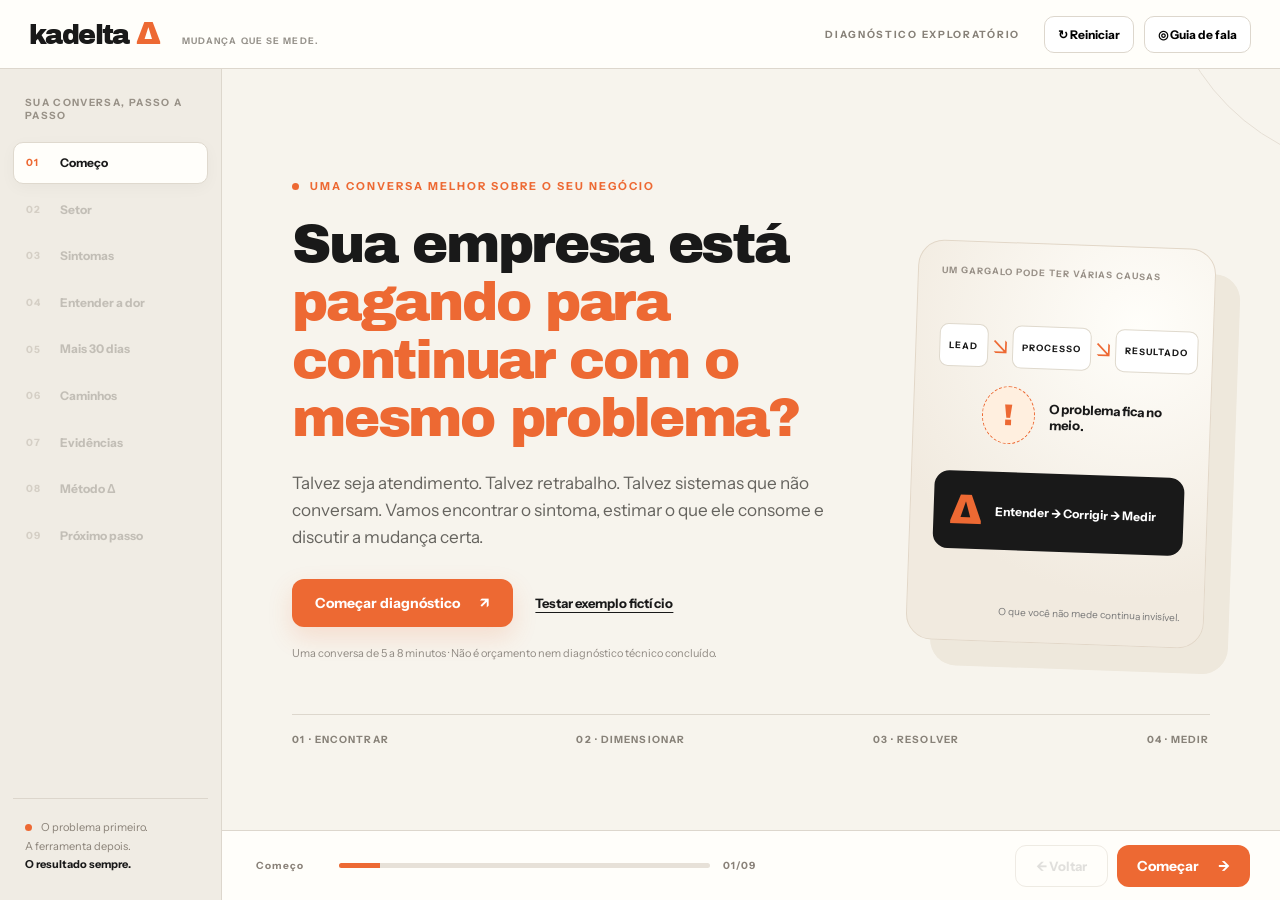
<file: index.html>
<!doctype html>
<html lang="pt-BR">
<head>
  <meta charset="utf-8">
  <meta name="viewport" content="width=device-width, initial-scale=1, viewport-fit=cover">
  <meta name="theme-color" content="#f7f4ed">
  <meta name="description" content="Diagnóstico exploratório Kadelta: identifique gargalos, estime a exposição mensal e descubra caminhos possíveis para sua operação.">
  <meta property="og:title" content="Kadelta — Quanto custa continuar como está?">
  <meta property="og:description" content="Uma conversa guiada sobre sintomas da operação, oportunidades e soluções digitais sob medida.">
  <link rel="icon" type="image/svg+xml" href="./favicon.svg">
  <link rel="preconnect" href="https://fonts.googleapis.com">
  <link rel="preconnect" href="https://fonts.gstatic.com" crossorigin>
  <link href="https://fonts.googleapis.com/css2?family=Archivo+Black&family=Instrument+Sans:wght@400;500;600;700;800&display=swap" rel="stylesheet">
  <link rel="stylesheet" href="./styles.css?v=20261122-2">
  <title>Kadelta | Diagnóstico adaptativo</title>
</head>
<body>
  <div class="app-shell" id="appShell">
    <header class="topbar">
      <a class="brand" href="#inicio" id="brandHome" aria-label="Kadelta, voltar ao início"><span class="brand-word">kadelta</span><span class="delta">Δ</span><span class="brand-sub">MUDANÇA QUE SE MEDE.</span></a>
      <div class="top-right">
        <span class="top-label">DIAGNÓSTICO EXPLORATÓRIO</span>
        <button type="button" class="tiny-button" id="restartTop" title="Reiniciar a apresentação">↻ <span>Reiniciar</span></button>
        <button type="button" class="tiny-button" id="notesToggle" aria-label="Abrir guia de fala" title="Guia de fala para o representante" aria-expanded="false" aria-controls="notesPanel">◎ <span>Guia de fala</span></button>
      </div>
    </header>

    <aside class="sidebar" aria-label="Etapas da apresentação">
      <div class="side-title">SUA CONVERSA, PASSO A PASSO</div>
      <nav id="stepNav" class="step-nav" aria-label="Navegação por etapas"></nav>
      <div class="side-foot"><span class="mini-dot"></span> O problema primeiro.<br> A ferramenta depois.<br><b>O resultado sempre.</b></div>
    </aside>

    <main class="main-stage" id="stage" tabindex="-1">
      <div class="slide slide-hero active" data-step="0">
        <div class="stage-kicker"><span class="kicker-dot"></span> UMA CONVERSA MELHOR SOBRE O SEU NEGÓCIO</div>
        <div class="hero-wrap">
          <div>
            <h1>Sua empresa está <em>pagando para continuar com o mesmo problema?</em></h1>
            <p class="hero-lead">Talvez seja atendimento. Talvez retrabalho. Talvez sistemas que não conversam. Vamos encontrar o sintoma, estimar o que ele consome e discutir a mudança certa.</p>
            <div class="hero-actions">
              <button class="btn-primary" type="button" data-action="start">Começar diagnóstico <span aria-hidden="true">↗</span></button>
              <button class="btn-quiet" type="button" id="demoBtn">Testar exemplo fictício</button>
            </div>
            <p class="subline">Uma conversa de 5 a 8 minutos · Não é orçamento nem diagnóstico técnico concluído.</p>
          </div>
          <div class="hero-visual" aria-hidden="true">
            <div class="visual-label">UM GARGALO PODE TER VÁRIAS CAUSAS</div>
            <div class="visual-nodes"><span>LEAD</span><i>↘</i><span>PROCESSO</span><i>↘</i><span>RESULTADO</span></div>
            <div class="visual-gap"><span class="gap-orbit">!</span><span>O problema fica no meio.</span></div>
            <div class="visual-fix"><b>Δ</b><span>Entender → Corrigir → Medir</span></div>
            <div class="visual-footer">O que você não mede continua invisível.</div>
          </div>
        </div>
        <div class="hero-bottom-strip"><span>01 · ENCONTRAR</span><span>02 · DIMENSIONAR</span><span>03 · RESOLVER</span><span>04 · MEDIR</span></div>
      </div>

      <section class="slide" data-step="1" aria-labelledby="title1">
        <div class="stage-kicker">01 / CONTEXTO DO NEGÓCIO</div>
        <h2 id="title1">Antes da solução, <em>qual é o seu mundo?</em></h2>
        <p class="lede">O setor muda os exemplos, não o princípio: queremos encontrar processos que estão consumindo tempo, oportunidades ou controle.</p>
        <div class="sector-grid" id="sectorGrid" role="group" aria-label="Escolha o setor"></div>
        <p class="mini-insight" id="sectorHint" aria-live="polite">Selecione o setor para adaptar a conversa.</p>
      </section>

      <section class="slide" data-step="2" aria-labelledby="title2">
        <div class="stage-kicker">02 / OS SINTOMAS SÃO O PONTO DE PARTIDA</div>
        <h2 id="title2">O que acontece na sua empresa que <em>não deveria ser normal?</em></h2>
        <p class="lede">Marque quantas situações fizerem sentido. A mesma empresa pode ter mais de um problema — e precisar de mais de uma solução.</p>
        <div class="symptom-grid" id="symptomGrid" role="group" aria-label="Sintomas da operação"></div>
        <div class="selected-strip"><span id="symptomCount">Nenhum sintoma selecionado</span><span class="small-muted">Você não precisa saber a tecnologia.</span></div>
      </section>

      <section class="slide" data-step="3" aria-labelledby="title3">
        <div class="stage-kicker">03 / SINTOMA → CONSEQUÊNCIA</div>
        <h2 id="title3">Qual desses sintomas <em>mais atrapalha hoje?</em></h2>
        <p class="lede">Vamos entender um problema primeiro; os demais continuarão no mapa da oportunidade.</p>
        <div id="priorityChoices" class="priority-list" role="group" aria-label="Problema principal"></div>
        <div class="question-layout">
          <div class="question-panel">
            <label class="field-label" for="frequency">Com que frequência isso acontece?</label>
            <select id="frequency" class="field-input"><option value="">Escolha uma opção</option><option value="diario">Todos os dias</option><option value="semanal">Toda semana</option><option value="ocasional">Algumas vezes por mês</option><option value="naosei">Ainda não sei</option></select>
            <label class="field-label" for="consequence">Quando acontece, qual é a principal consequência?</label>
            <select id="consequence" class="field-input"><option value="">Escolha uma opção</option><option value="tempo">Tempo e retrabalho</option><option value="vendas">Oportunidades comerciais não acompanhadas</option><option value="erro">Erros, atrasos ou insatisfação</option><option value="controle">Falta de informação para decidir</option><option value="outro">Outro impacto / ainda não sei</option></select>
            <label class="field-label" for="painDescription" id="dynamicQuestion">O que precisa melhorar nesse processo?</label>
            <textarea class="field-input field-textarea" id="painDescription" rows="3" placeholder="Conte em poucas palavras como isso acontece hoje."></textarea>
          </div>
          <div class="symptom-explain">
            <span class="micro-label">O SINTOMA NÃO É A CAUSA</span>
            <h3 id="priorityExplainerTitle">Vamos entender antes de recomendar.</h3>
            <p id="priorityExplainer">A partir das respostas, definimos o que precisa ser investigado primeiro.</p>
            <div class="diagnostic-cue" id="sectorExample">Um exemplo adaptado ao setor aparece aqui.</div>
          </div>
        </div>
      </section>

      <section class="slide" data-step="4" aria-labelledby="title4">
        <div class="stage-kicker">04 / O CUSTO DE MAIS 30 DIAS</div>
        <h2 id="title4">Se nada mudar no próximo mês, <em>o que continua acontecendo?</em></h2>
        <p class="lede">Sem números da sua operação, ninguém pode afirmar quanto dinheiro você perde. Com poucos dados, podemos estimar a dimensão do problema.</p>
        <div class="impact-layout">
          <div class="impact-editor">
            <div class="impact-tabs" role="tablist" aria-label="Tipo de estimativa">
              <button type="button" class="impact-tab active" data-mode="hours" role="tab" aria-selected="true">Tempo repetido</button>
              <button type="button" class="impact-tab" data-mode="sales" role="tab" aria-selected="false">Oportunidades</button>
              <button type="button" class="impact-tab" data-mode="unknown" role="tab" aria-selected="false">Ainda sem dados</button>
            </div>
            <div class="mobile-result-brief" id="mobileResultBrief" aria-live="polite">Informe os dados para visualizar o cenário.</div>
            <div id="calcHours" class="calc-fields">
              <div class="calc-grid">
                <label>Vezes por semana<input type="number" id="timesWeek" inputmode="decimal" min="0" max="100000" step="any" placeholder="Ex.: 20"></label>
                <label>Minutos por ocorrência<input type="number" id="minutesTask" inputmode="decimal" min="0" max="100000" step="any" placeholder="Ex.: 10"></label>
                <label>Pessoas por ocorrência<input type="number" id="peopleTask" inputmode="numeric" min="1" max="10000" step="1" placeholder="Ex.: 2"></label>
                <label>Custo-hora estimado (R$) <small>opcional</small><input type="number" id="hourValue" inputmode="decimal" min="0" max="1000000" step="any" placeholder="Ex.: 30"></label>
              </div>
              <p class="calc-disclaimer">Conta: ocorrências por semana × minutos × pessoas × 4,33 semanas ÷ 60. O custo-hora transforma tempo em valor de capacidade ocupada, não em economia garantida.</p>
            </div>
            <div id="calcSales" class="calc-fields" hidden>
              <div class="calc-grid">
                <label>Oportunidades sem acompanhamento por mês<input type="number" id="missedLeads" inputmode="numeric" min="0" max="1000000" step="1" placeholder="Ex.: 12"></label>
                <label>Conversão possível (%) <small>hipótese</small><input type="number" id="conversion" inputmode="decimal" min="0" max="100" step="any" placeholder="Ex.: 15"></label>
                <label>Margem de contribuição por venda (R$)<input type="number" id="marginSale" inputmode="decimal" min="0" max="100000000" step="any" placeholder="Ex.: 250"></label>
              </div>
              <p class="calc-disclaimer">Conta: oportunidades × taxa hipotética de conversão × margem por venda. É um cenário de exposição, não vendas comprovadamente perdidas nem receita garantida.</p>
            </div>
            <div id="calcUnknown" class="calc-fields" hidden><p class="unknown-note">Tudo bem não saber os números agora. O diagnóstico pode começar medindo frequência, tempo, erros e conversão antes de escolher qualquer ferramenta.</p></div>
          </div>
          <div class="impact-result" aria-live="polite">
            <span class="result-brow">SE REPETIR POR MAIS 30 DIAS</span>
            <div class="result-number" id="resultMain">Ainda não estimado</div>
            <p id="resultDescription">Preencha os dados da sua operação, ou escolha “Ainda sem dados”.</p>
            <div class="result-foot">Não é promessa de economia, lucro ou retorno da IA. É uma hipótese calculada a partir das respostas.</div>
          </div>
        </div>
        <div class="impact-footer" id="impactMessage">O problema de adiar não é “ficar para trás na IA”. É repetir um gargalo sem saber quanto ele custa.</div>
      </section>

      <section class="slide" data-step="5" aria-labelledby="title5">
        <div class="stage-kicker">05 / O REMÉDIO CERTO DEPENDE DA CAUSA</div>
        <h2 id="title5">Talvez você não precise de mais um sistema. <em>Precise resolver o que falta.</em></h2>
        <p class="lede">Estas são hipóteses de atuação, geradas conforme seus sintomas. Selecione quantas fizerem sentido para levar ao diagnóstico.</p>
        <div id="recommendationIntro" class="recommendation-intro"></div>
        <div class="recommendation-grid" id="recommendations" role="group" aria-label="Soluções possíveis"></div>
        <div class="story-title"><div><span>VISUALIZAÇÃO ADAPTADA</span><h3>Do sintoma ao fluxo possível.</h3></div><p id="storySector"></p></div>
        <div class="solution-story" id="solutionStory" aria-live="polite">
          <div class="story-column before"><small>COMO PODE ESTAR FUNCIONANDO HOJE</small><div class="story-nodes" id="storyBeforeNodes"></div></div>
          <div class="story-column after"><small>UMA ALTERNATIVA PARA INVESTIGAR</small><div class="story-nodes" id="storyAfterNodes"></div></div>
        </div>
        <p class="story-disclaimer">Modelo ilustrativo, não tela real nem solução aprovada. O diagnóstico confirma regras, dados, integrações e responsabilidades humanas.</p>
        <div class="explain-logic"><strong>Por que não recomendamos IA para tudo?</strong> Um processo confuso pode precisar de organização; uma regra previsível pode funcionar melhor com automação simples; um agente de IA deve ter contexto, avaliação e possibilidade de intervenção humana.</div>
      </section>

      <section class="slide" data-step="6" aria-labelledby="title6">
        <div class="stage-kicker">06 / O QUE AS PESQUISAS REALMENTE MOSTRAM</div>
        <h2 id="title6">A transformação está acontecendo. <em>Mas resultado exige método.</em></h2>
        <p class="lede">Dados de pesquisas publicadas, com contexto. Eles demonstram tendências e possibilidades — não são promessa de desempenho para sua empresa.</p>
        <div class="research-grid" id="researchGrid"></div>
        <div class="research-caution"><strong>O dado mais importante para sua decisão ainda não está nessas pesquisas.</strong> Está no seu processo atual: volume, custo, prazo, erros e conversão. Esse é o número que o diagnóstico Kadelta precisa descobrir.</div>
        <button type="button" class="text-link" id="openSources">Ver fontes, metodologia e limites ↗</button>
      </section>

      <section class="slide" data-step="7" aria-labelledby="title7">
        <div class="stage-kicker">07 / COMO A KADELTA TRABALHA</div>
        <h2 id="title7">Uma mudança que começa no problema e <em>termina na medição.</em></h2>
        <p class="lede">O Método Δ dá uma ordem às decisões. Nem toda necessidade vira um agente de IA — e nem toda ideia exige um sistema inteiro.</p>
        <div class="method-grid" id="methodGrid"></div>
        <div class="method-detail" id="methodDetail" aria-live="polite"><b>01 — Entender a demanda</b><p>Mapeamos o processo, as pessoas e a situação atual antes de indicar uma ferramenta.</p></div>
        <div class="method-note">A execução, os custos, o prazo, a segurança, a viabilidade de integrações e o suporte são definidos depois de avaliar o escopo.</div>
      </section>

      <section class="slide" data-step="8" aria-labelledby="title8">
        <div class="stage-kicker">08 / SEU MAPA DE OPORTUNIDADE</div>
        <h2 id="title8">Agora temos uma conversa que <em>vale aprofundar.</em></h2>
        <p class="lede">Este resumo organiza o que você relatou. É um ponto de partida para um diagnóstico técnico e comercial, não uma proposta contratual.</p>
        <div class="summary-layout">
          <div class="summary-card" id="summaryCard">
            <div class="summary-top"><span>MAPA DE OPORTUNIDADE</span><span class="delta-text">Δ</span></div>
            <div id="summaryData" aria-live="polite"></div>
          </div>
          <div class="summary-actions">
            <h3>Próximo passo</h3>
            <p>Compartilhe o cenário com a equipe Kadelta para avaliar as alternativas e definir uma conversa de diagnóstico.</p>
            <label class="field-label" for="companyName">Empresa <span class="optional">opcional</span></label>
            <input class="field-input" id="companyName" autocomplete="organization" placeholder="Nome da empresa">
            <label class="field-label" for="contactName">Contato <span class="optional">opcional</span></label>
            <input class="field-input" id="contactName" autocomplete="name" placeholder="Nome do contato">
            <label class="field-label" for="repId">Representante <span class="optional">opcional</span></label>
            <input class="field-input" id="repId" placeholder="Nome ou código do representante">
            <div class="summary-buttons">
              <button type="button" class="btn-primary" id="copySummary">Copiar pré-diagnóstico ↗</button>
              <button type="button" class="btn-outline" id="saveSummary">Salvar resumo .txt</button>
              <button type="button" class="btn-outline" id="printSummary">Salvar como PDF</button>
            </div>
            <div id="demoHandoff" hidden style="border:1px solid #f0c8a8;background:#fff1e4;padding:17px;border-radius:12px;margin-top:17px;">
              <strong style="display:block;font-size:13px;margin-bottom:7px;color:#a24c23;">Simular o cadastro na gestão</strong>
              <p style="font-size:11px;line-height:1.5;color:#805436;margin-bottom:12px;">Somente no modo de teste: envie o exemplo fictício para o painel de diagnósticos e acompanhe como a equipe Kadelta receberia esta oportunidade. Não digite dados reais.</p>
              <button type="button" class="btn-primary" id="sendDemoCRM" style="width:100%;">Enviar exemplo para o painel ↗</button>
            </div>
            <p class="privacy-note">Este protótipo <strong>não envia nem salva dados em um CRM</strong>. Tudo permanece apenas nesta sessão do navegador. Compartilhe informações pessoais somente com autorização.</p>
          </div>
        </div>
      </section>

      <div class="bottom-spacer"></div>
    </main>

    <footer class="bottom-bar">
      <div class="progress-wrap"><span id="stepCurrent">Início</span><div class="progress-track"><div class="progress-fill" id="progressFill"></div></div><span id="stepFraction">01/09</span></div>
      <div class="bottom-controls"><button class="btn-back" type="button" id="prevBtn" disabled>← Voltar</button><button class="btn-next" type="button" id="nextBtn">Começar <span aria-hidden="true">→</span></button></div>
    </footer>
  </div>

  <aside id="notesPanel" class="notes-panel" hidden aria-label="Guia de fala para o representante">
    <div class="notes-head"><div><small>AJUDA PARA O REPRESENTANTE</small><h3>Como conduzir a conversa</h3></div><button type="button" class="close-icon" id="closeNotes" aria-label="Fechar guia">✕</button></div>
    <p id="notesLead"></p>
    <div class="notes-say"><small>PODE FALAR ASSIM</small><p id="notesScript"></p></div>
    <div class="notes-tip" id="notesTip"></div>
    <p class="notes-bottom">Não prometa preço, prazo, redução de custo ou autonomia de agentes antes da avaliação técnica. Não apresente pesquisas globais como resultados da Kadelta.</p>
  </aside>

  <dialog class="sources-dialog" id="sourcesDialog" aria-label="Fontes e limites da pesquisa">
    <div class="dialog-heading"><h3>Fontes verificáveis</h3><button id="closeSources" class="close-icon" aria-label="Fechar referências">✕</button></div>
    <p>Estas pesquisas são referências de mercado, não resultados comprovados dos produtos da Kadelta. Veja população pesquisada, período, recortes e limites em cada fonte.</p>
    <div class="sources-list">
      <div><b>McKinsey — The State of AI 2026</b><p>Pesquisa global com 1.719 participantes em 97 países, realizada de maio a junho de 2026. 44% relatam escalar IA na empresa, contra 38% em 2025; 37% atribuem algum efeito positivo no EBIT à IA. Não é uma amostra exclusiva de PMEs brasileiras.</p><a href="https://www.mckinsey.com/capabilities/quantumblack/our-insights/the-state-of-ai" target="_blank" rel="noopener noreferrer">Acessar pesquisa ↗</a></div>
      <div><b>Microsoft — Work Trend Index 2026</b><p>Telemetria da plataforma Microsoft 365 Copilot Agents e SharePoint Agents, março de 2025 a março de 2026: aumento de 15 vezes no número de agentes ativos. A métrica é do ecossistema Microsoft e não equivale a crescimento do mercado global.</p><a href="https://www.microsoft.com/en-us/worklab/work-trend-index/agents-human-agency-and-the-opportunity-for-every-organization" target="_blank" rel="noopener noreferrer">Acessar relatório ↗</a></div>
      <div><b>NBER — Generative AI at Work (2023)</b><p>Pesquisa com 5.179 agentes de suporte. O acesso a uma ferramenta de IA generativa esteve associado a quase 14% de ganho médio de produtividade. A intervenção e o ambiente eram específicos; não projetar esse índice para qualquer empresa.</p><a href="https://www.nber.org/papers/w31161" target="_blank" rel="noopener noreferrer">Acessar estudo ↗</a></div>
      <div><b>Gartner — Previsão sobre projetos de IA agêntica (2025)</b><p>Previsão de que mais de 40% dos projetos de IA agêntica seriam cancelados até o fim de 2027 devido a custos, valor não demonstrado ou controles insuficientes. É previsão, não taxa de cancelamento já observada.</p><a href="https://www.gartner.com/en/newsroom/press-releases/2025-06-25-gartner-predicts-over-40-percent-of-agentic-ai-projects-will-be-canceled-by-end-of-2027" target="_blank" rel="noopener noreferrer">Acessar comunicado ↗</a></div>
    </div>
    <button class="btn-primary" id="closeSourcesBottom" type="button">Voltar à apresentação</button>
  </dialog>

  <div class="toast" id="toast" role="status" aria-live="polite" hidden></div>
  <script src="./app.js?v=20261122-gestao1" defer></script>
</body>
</html>
</file>
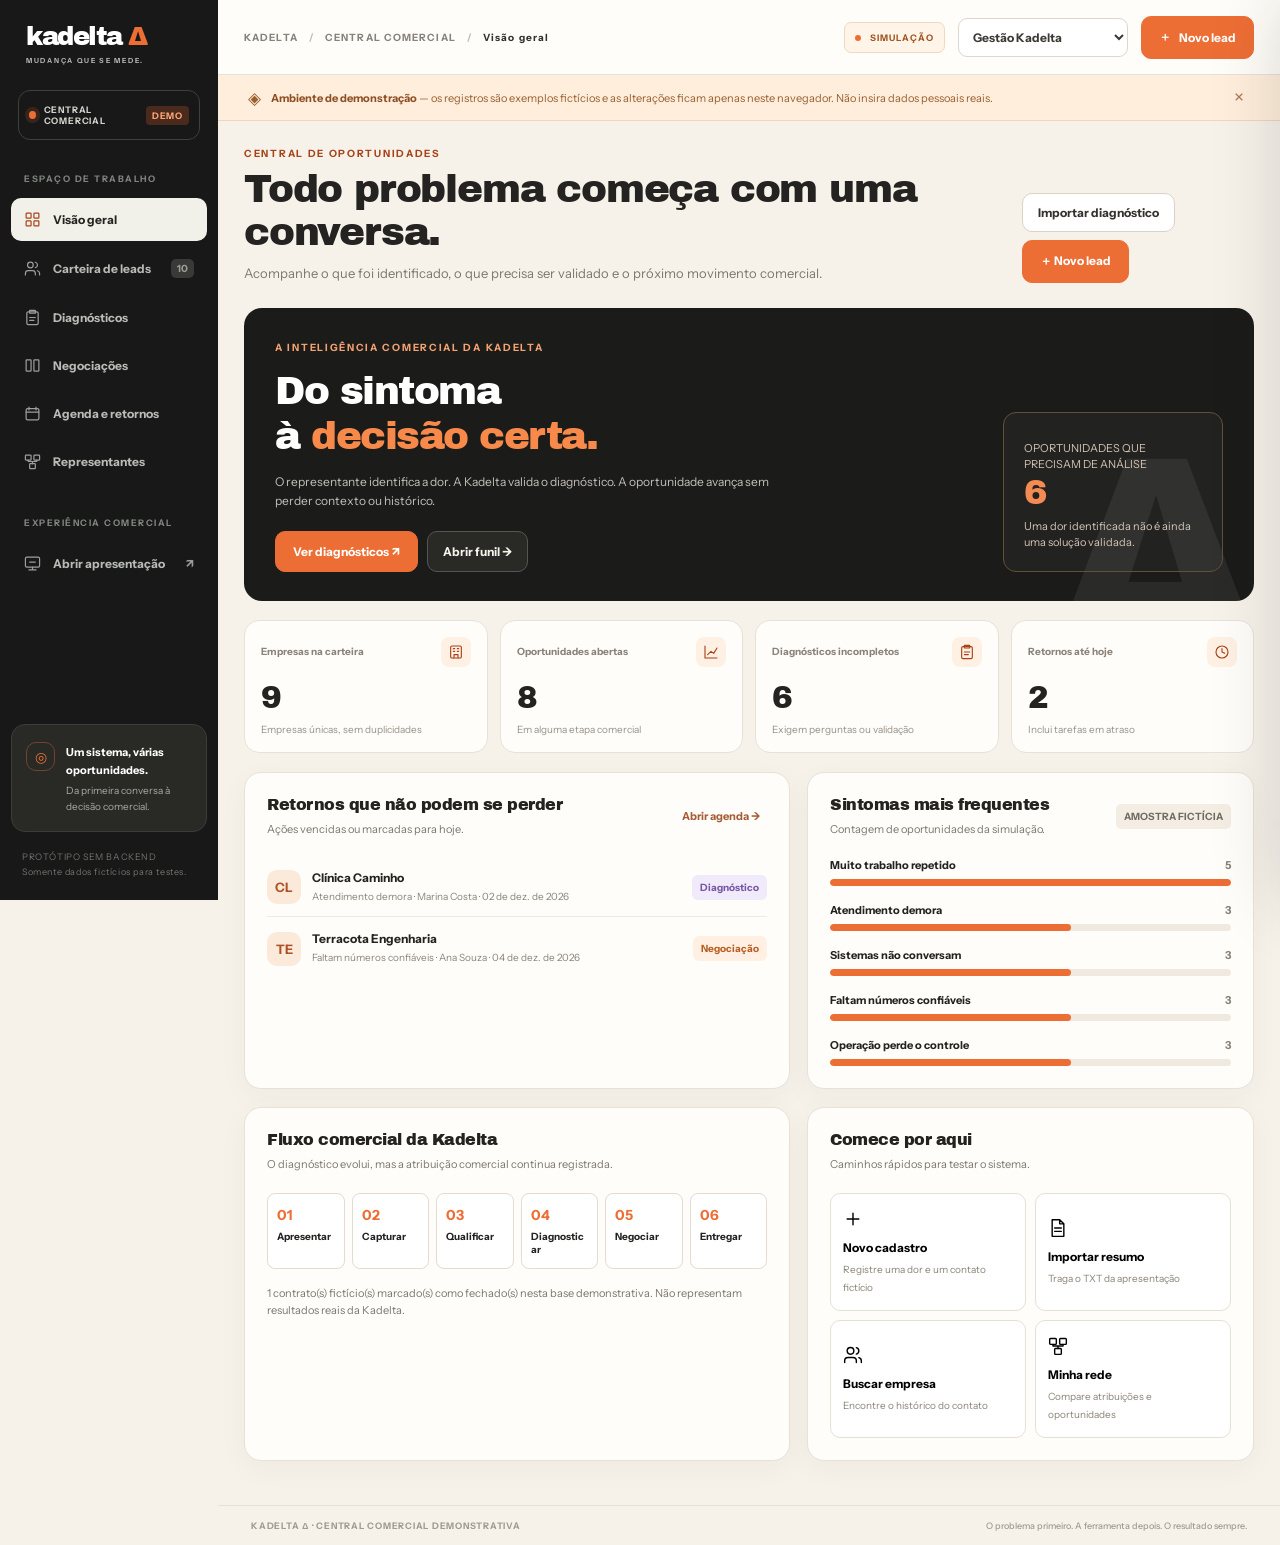
<file: gestao-demo/index.html>
<!doctype html>
<html lang="pt-BR">
<head>
  <meta charset="utf-8">
  <meta name="viewport" content="width=device-width, initial-scale=1, viewport-fit=cover">
  <meta name="theme-color" content="#f6f2ea">
  <meta name="description" content="Protótipo do painel Kadelta para gestão de diagnósticos, leads, oportunidades e representantes. Ambiente demonstrativo sem banco de dados.">
  <link rel="icon" type="image/svg+xml" href="../favicon.svg">
  <link rel="preconnect" href="https://fonts.googleapis.com">
  <link rel="preconnect" href="https://fonts.gstatic.com" crossorigin>
  <link href="https://fonts.googleapis.com/css2?family=Archivo+Black&family=Instrument+Sans:wght@400;500;600;700;800&display=swap" rel="stylesheet">
  <link rel="stylesheet" href="./styles.css?v=20261122-2">
  <title>Kadelta | Gestão de diagnósticos · Protótipo</title>
</head>
<body>
<div class="shell">
  <aside class="sidebar" id="sidebar">
    <a class="brand" href="./"><span class="brand-word">kadelta<span class="brand-delta">Δ</span></span><small>MUDANÇA QUE SE MEDE.</small></a>
    <div class="workspace-tag"><span class="spark"></span> CENTRAL COMERCIAL <b>DEMO</b></div>
    <div class="sidebar-caption">ESPAÇO DE TRABALHO</div>
    <nav aria-label="Seções da gestão" class="sidebar-nav" id="sideNav">
      <button type="button" class="navitem active" data-view="dashboard"><span class="nav-icon" data-icon="layout"></span> Visão geral</button>
      <button type="button" class="navitem" data-view="leads"><span class="nav-icon" data-icon="users"></span> Carteira de leads <span class="nav-count" id="navLeadCount">0</span></button>
      <button type="button" class="navitem" data-view="diagnostics"><span class="nav-icon" data-icon="clipboard"></span> Diagnósticos</button>
      <button type="button" class="navitem" data-view="pipeline"><span class="nav-icon" data-icon="columns"></span> Negociações</button>
      <button type="button" class="navitem" data-view="agenda"><span class="nav-icon" data-icon="calendar"></span> Agenda e retornos</button>
      <button type="button" class="navitem" data-view="network"><span class="nav-icon" data-icon="network"></span> Representantes</button>
    </nav>
    <div class="sidebar-caption sidebar-caption-extra">EXPERIÊNCIA COMERCIAL</div>
    <a class="navitem navlink" href="../?demo=1"><span class="nav-icon" data-icon="presentation"></span> Abrir apresentação <span class="sub-arrow">↗</span></a>
    <div class="sidebar-bottom">
      <div class="side-note"><span class="side-note-icon">◎</span><div><strong>Um sistema, várias oportunidades.</strong><p>Da primeira conversa à decisão comercial.</p></div></div>
      <div class="sidebar-legal">PROTÓTIPO SEM BACKEND<br>Somente dados fictícios para testes.</div>
    </div>
  </aside>

  <div class="workspace">
    <header class="topbar">
      <div class="topbar-start"><button type="button" class="icon-button mobile-menu" id="menuButton" aria-label="Abrir menu">☰</button><div><div class="breadcrumb">KADELTA <span>/</span> CENTRAL COMERCIAL <span>/</span> <b id="breadcrumbView">Visão geral</b></div><div class="topbar-subtitle">Diagnósticos, oportunidades e relacionamentos em um só lugar.</div></div></div>
      <div class="topbar-actions"><span class="demo-flag"><span class="dot"></span> SIMULAÇÃO</span><label class="role-label" for="roleSelect">Visualizar como</label><select id="roleSelect" class="role-select" aria-label="Perfil de demonstração"><option value="manager">Gestão Kadelta</option><option value="rep-01">Representante Ana</option><option value="rep-02">Representante Lucas</option><option value="rep-03">Representante Marina</option></select><button type="button" class="primary-btn top-new" id="newLeadTop"><span>＋</span> Novo lead</button></div>
    </header>

    <div class="notice-bar" id="noticeBar"><span>◈</span><div><strong>Ambiente de demonstração</strong> — os registros são exemplos fictícios e as alterações ficam apenas neste navegador. Não insira dados pessoais reais.</div><button type="button" id="dismissNotice" aria-label="Dispensar aviso">×</button></div>
    <main id="view" class="view-root" tabindex="-1"></main>
    <footer class="page-footer"><span>KADELTA Δ · CENTRAL COMERCIAL DEMONSTRATIVA</span><span>O problema primeiro. A ferramenta depois. O resultado sempre.</span></footer>
  </div>
</div>
<div class="mobile-scrim" id="mobileScrim" hidden></div>
<div class="overlay" id="drawerOverlay" hidden></div>
<aside class="drawer" id="detailDrawer" aria-label="Detalhes da oportunidade" aria-hidden="true">
  <div class="drawer-head"><div><span class="micro-label">FICHA DA OPORTUNIDADE</span><h2 id="drawerTitle">Detalhes</h2><p id="drawerSubtitle"></p></div><button class="icon-button" type="button" id="drawerClose" aria-label="Fechar oportunidade">✕</button></div>
  <nav id="drawerTabs" class="drawer-tabs" aria-label="Abas da oportunidade"><button class="selected" data-tab="overview">Visão geral</button><button data-tab="diagnosis">Diagnóstico</button><button data-tab="negotiation">Negociação</button><button data-tab="history">Histórico</button></nav>
  <div id="drawerBody" class="drawer-body"></div>
  <div class="drawer-foot"><button type="button" class="secondary-btn" id="drawerPrint">Imprimir ficha</button><button type="button" class="primary-btn" id="drawerNextAction">＋ Registrar atividade</button></div>
</aside>
<dialog class="modal" id="newLeadDialog" aria-label="Cadastrar nova oportunidade">
  <div class="modal-heading"><div><span class="micro-label">CADASTRO COMERCIAL</span><h2>Nova oportunidade</h2><p>Primeiro registramos a empresa e o problema. A solução será validada depois.</p></div><button class="icon-button" type="button" data-close-dialog="newLeadDialog" aria-label="Fechar">✕</button></div>
  <form id="newLeadForm" class="form-stack">
    <div class="form-row"><label>Nome da empresa <span>*</span><input name="company" required minlength="2" maxlength="100" placeholder="Ex.: Empresa Modelo" autocomplete="off"></label><label>Setor <span>*</span><select name="sector" required id="newSector"></select></label></div>
    <div class="form-row"><label>Contato fictício <span>*</span><input name="contact" required minlength="2" maxlength="100" placeholder="Ex.: Pessoa Responsável"></label><label>Representante <span>*</span><select name="rep" required id="newRep"></select></label></div>
    <label>Qual sintoma foi identificado? <span>*</span><select name="priority" required id="newPriority"></select></label>
    <label>Descreva a situação em palavras simples <span>*</span><textarea name="description" rows="3" required minlength="8" maxlength="1500" placeholder="O que está acontecendo? Quando acontece? Qual impacto o cliente percebe?"></textarea></label>
    <label>Soluções a investigar <small>(opcional; pode marcar várias)</small></label><div class="checks-row" id="newSolutions"></div>
    <div class="form-row"><label>Etapa inicial<select name="stage" id="newStage"></select></label><label>Próximo contato <input type="date" name="nextDate"></label></div>
    <div class="form-note">Este cadastro é apenas para testes de interface. Ele será salvo no armazenamento local deste navegador, sem login nem compartilhamento com a equipe.</div>
    <div class="modal-actions"><button type="button" class="secondary-btn" data-close-dialog="newLeadDialog">Cancelar</button><button class="primary-btn" type="submit">Cadastrar oportunidade ↗</button></div>
  </form>
</dialog>
<dialog class="modal import-modal" id="importDialog" aria-label="Importar pré-diagnóstico">
  <div class="modal-heading"><div><span class="micro-label">APRESENTAÇÃO → GESTÃO</span><h2>Importar pré-diagnóstico</h2><p>Cole o resumo gerado na apresentação ou importe o arquivo .txt, somente com informações fictícias.</p></div><button class="icon-button" type="button" data-close-dialog="importDialog">✕</button></div>
  <label class="upload-label" for="importFile">Selecionar arquivo .txt da apresentação<input id="importFile" type="file" accept=".txt,text/plain"></label>
  <textarea id="importText" class="import-text" rows="12" placeholder="KADELTA | MAPA DE OPORTUNIDADE&#10;Setor: ...&#10;Sintomas identificados: ..."></textarea>
  <div class="form-note">Importação demonstrativa: o texto é convertido em oportunidade e fica somente neste navegador. Não cole dados reais de clientes.</div>
  <div class="modal-actions"><button class="secondary-btn" type="button" data-close-dialog="importDialog">Cancelar</button><button class="primary-btn" type="button" id="doImport">Importar para a carteira ↗</button></div>
</dialog>
<dialog class="modal activity-modal" id="activityDialog" aria-label="Registrar atividade">
  <div class="modal-heading"><div><span class="micro-label">ACOMPANHAMENTO</span><h2>Registrar atividade</h2><p>Um histórico completo evita que a oportunidade se perca após a apresentação.</p></div><button class="icon-button" type="button" data-close-dialog="activityDialog">✕</button></div>
  <form id="activityForm" class="form-stack"><input type="hidden" name="oppId" id="activityOppId"><label>Tipo<select name="type"><option value="note">Nota comercial</option><option value="call">Ligação</option><option value="meeting">Reunião</option><option value="whatsapp">Contato por WhatsApp</option><option value="task">Próxima tarefa</option></select></label><label>O que aconteceu ou precisa acontecer? <span>*</span><textarea name="description" required rows="4" minlength="4" maxlength="1200" placeholder="Ex.: Agendar conversa com o responsável operacional."></textarea></label><label>Data do próximo retorno (opcional)<input type="date" name="nextDate"></label><div class="modal-actions"><button type="button" class="secondary-btn" data-close-dialog="activityDialog">Cancelar</button><button class="primary-btn" type="submit">Salvar no histórico ↗</button></div></form>
</dialog>
<div class="toast" id="toast" role="status" aria-live="polite" hidden></div>
<script src="./app.js?v=20261122-2" defer></script>
</body>
</html>
</file>
<file: styles.css>
:root{--cream:#f7f4ed;--cream2:#eee9df;--ink:#191919;--orange:#ed6933;--orangeDark:#d85622;--line:#ddd7cd;--muted:#6e6c68;--white:#fffefa;--shadow:0 16px 60px rgba(29,27,23,.055);--display:'Archivo Black','Arial Black',sans-serif;--body:'Instrument Sans',Arial,sans-serif}
*{box-sizing:border-box}html,body{margin:0;min-height:100%;background:var(--cream);color:var(--ink);font-family:var(--body);-webkit-font-smoothing:antialiased}body{overflow-x:hidden}button,input,select,textarea{font:inherit}button{cursor:pointer}button:disabled{cursor:not-allowed;opacity:.42}button:focus-visible,input:focus-visible,select:focus-visible,textarea:focus-visible,a:focus-visible{outline:3px solid var(--orange);outline-offset:3px}a{color:inherit}input,textarea,select{accent-color:var(--orange)}[hidden]{display:none!important}em{font-style:normal;color:var(--orange)}.app-shell{height:100dvh;min-height:640px;display:grid;grid-template-columns:222px minmax(0,1fr);grid-template-rows:69px minmax(0,1fr) 70px}.topbar{grid-column:1/-1;display:flex;align-items:center;justify-content:space-between;gap:20px;padding:0 29px;background:var(--white);border-bottom:1px solid var(--line);z-index:8}.brand{display:inline-flex;align-items:baseline;gap:6px;text-decoration:none;min-width:0}.brand-word{font:27px/1 var(--display);letter-spacing:-1.6px}.delta{color:var(--orange);font:32px/1 var(--display);margin-left:1px}.brand-sub{font-size:9px;font-weight:800;letter-spacing:1.1px;color:#98948d;margin-left:15px;white-space:nowrap}.top-right{display:flex;align-items:center;gap:10px}.top-label{font-size:10px;color:#878178;font-weight:800;letter-spacing:1.7px;margin-right:14px}.tiny-button{white-space:nowrap;border:1px solid var(--line);background:#fff;border-radius:10px;padding:10px 13px;font-size:12px;font-weight:800}.tiny-button:hover{border-color:var(--orange)}.sidebar{grid-row:2/4;background:#f0ece4;border-right:1px solid var(--line);padding:27px 13px 24px;overflow:auto;display:flex;flex-direction:column}.side-title{font-size:10px;letter-spacing:1.35px;font-weight:800;color:#989187;padding:0 12px;margin-bottom:20px}.step-nav{display:flex;flex-direction:column;gap:5px}.step-nav button{width:100%;display:flex;align-items:center;gap:12px;text-align:left;padding:12px;border:1px solid transparent;background:transparent;border-radius:10px;color:#858078;font-weight:700;font-size:12px;line-height:1.3}.step-nav button:hover{background:#e7e1d7;color:var(--ink)}.step-nav button.active{background:var(--white);border-color:#dfd9ce;color:var(--ink);box-shadow:0 4px 16px #00000009}.step-nav button.done{color:#4a4e49}.step-nav .number{font-size:10px;color:#b0a89c;font-weight:800;letter-spacing:.5px;min-width:22px}.step-nav button.active .number,.step-nav button.done .number{color:var(--orange)}.side-foot{margin-top:auto;border-top:1px solid #dcd6cc;padding:19px 12px 2px;color:#8a8278;font-size:11px;line-height:1.7}.side-foot b{color:var(--ink)}.mini-dot,.kicker-dot{display:inline-block;width:7px;height:7px;border-radius:50%;background:var(--orange);margin-right:7px}.main-stage{grid-row:2;overflow:auto;scrollbar-color:#c3beb5 transparent;scrollbar-width:thin;position:relative}.slide{display:none;min-height:100%;padding:clamp(34px,4.5vw,76px) clamp(26px,5.5vw,86px) 38px;position:relative;animation:slideIn .24s ease-out}.slide.active{display:block}.slide>*{position:relative;z-index:1}@keyframes slideIn{from{transform:translateY(9px);opacity:.65}to{transform:translateY(0);opacity:1}}.slide:after{content:'';position:absolute;width:440px;height:440px;right:-325px;top:-340px;border-radius:50%;border:1px solid #e6dfd5;pointer-events:none}.stage-kicker{color:var(--orange);font-size:11px;font-weight:800;letter-spacing:2px;text-transform:uppercase;margin-bottom:22px}.slide h1,.slide h2{font-family:var(--display);font-weight:400;line-height:1.07;letter-spacing:-2.3px;max-width:1030px;margin:0 0 21px}.slide h1{font-size:clamp(41px,4.25vw,74px)}.slide h2{font-size:clamp(34px,3.5vw,59px)}.lede,.hero-lead{font-size:clamp(16px,1.34vw,20px);color:#66645f;line-height:1.58;max-width:820px;margin:0 0 29px}.slide-hero{padding-top:clamp(40px,5vw,90px);display:none}.slide-hero.active{display:flex;flex-direction:column;justify-content:center}.hero-wrap{display:grid;grid-template-columns:minmax(0,1.4fr) minmax(260px,.75fr);align-items:center;gap:5vw}.hero-lead{max-width:670px}.hero-actions{display:flex;gap:12px;align-items:center;flex-wrap:wrap;margin-top:26px}.btn-primary,.btn-next{border:0;border-radius:12px;background:var(--orange);color:white;font-size:14px;font-weight:800;padding:15px 23px;display:inline-flex;gap:19px;align-items:center;justify-content:center;box-shadow:0 10px 25px #ed69332b}.btn-primary:hover,.btn-next:hover{background:var(--orangeDark)}.btn-quiet{border:0;background:transparent;color:var(--ink);font-size:13px;text-decoration:underline;text-underline-offset:4px;font-weight:800;padding:10px}.subline{color:#918b84;font-size:11px;line-height:1.5;margin-top:18px}.hero-visual{min-height:400px;border:1px solid #e2d7c8;background:radial-gradient(circle at 75% 20%,#fffefa,#f1eadf 70%);border-radius:26px;box-shadow:25px 25px 0 #eee8dc;display:flex;flex-direction:column;padding:23px;transform:rotate(2deg);position:relative}.visual-label{font-size:9px;font-weight:800;letter-spacing:1px;color:#999188}.visual-nodes{display:flex;align-items:center;gap:4px;margin-top:48px;justify-content:space-between}.visual-nodes span{display:grid;place-items:center;font-size:9px;letter-spacing:1px;font-weight:800;background:white;border:1px solid #dfd9cd;padding:15px 9px;border-radius:9px}.visual-nodes i{font-style:normal;color:var(--orange);font-size:24px}.visual-gap{display:flex;align-items:center;gap:14px;margin:18px 0 28px 18%;font-weight:800;font-size:13px}.gap-orbit{border-radius:50%;background:#ffefdf;border:1px dashed var(--orange);width:58px;height:58px;display:grid;place-items:center;font:30px var(--display);color:var(--orange)}.visual-fix{display:flex;align-items:center;gap:13px;border-radius:15px;background:var(--ink);color:#fff;padding:16px;font-size:12px;font-weight:700}.visual-fix b{font:42px var(--display);color:var(--orange)}.visual-footer{margin-top:auto;padding-top:22px;text-align:right;font-size:10px;color:#777}.hero-bottom-strip{border-top:1px solid var(--line);display:flex;justify-content:space-between;gap:8px;margin-top:42px;padding-top:18px;font-size:10px;letter-spacing:1.1px;font-weight:800;color:#888279}.sector-grid{display:grid;grid-template-columns:repeat(5,minmax(0,1fr));gap:12px;margin:30px 0}.choice-card{min-width:0;min-height:124px;border:1px solid #e2dbd1;background:var(--white);text-align:left;padding:19px 17px;border-radius:16px;display:flex;flex-direction:column;justify-content:space-between;gap:16px;transition:transform .15s,border-color .15s,background .15s;box-shadow:var(--shadow)}.choice-card:hover{transform:translateY(-2px);border-color:var(--orange)}.choice-card.selected{border:2px solid var(--orange);background:#fff5ec;padding:18px 16px}.choice-card .choice-icon{font-size:27px;color:var(--orange);line-height:1}.choice-card .choice-name{font-size:13px;font-weight:800;line-height:1.25}.mini-insight{border-left:3px solid var(--orange);padding:10px 17px;font-size:14px;color:#666;line-height:1.55;background:#ffffff8c}.symptom-grid{display:grid;grid-template-columns:repeat(3,minmax(0,1fr));gap:11px}.symptom-choice{border:1px solid #e2dbd0;background:var(--white);border-radius:15px;padding:19px;min-height:129px;text-align:left;display:flex;flex-direction:column;gap:11px;position:relative}.symptom-choice:hover{border-color:var(--orange)}.symptom-choice.selected{background:#fff4e9;border-color:var(--orange);box-shadow:inset 0 0 0 1px var(--orange)}.symptom-choice .sym-check{width:26px;height:26px;border-radius:8px;border:1px solid #d1c7bc;display:grid;place-items:center;font-size:15px;color:transparent}.symptom-choice.selected .sym-check{border-color:var(--orange);background:var(--orange);color:#fff}.symptom-choice strong{font-size:14px;line-height:1.35}.symptom-choice small{font-size:11px;color:#77716b;line-height:1.38}.selected-strip{display:flex;justify-content:space-between;gap:15px;margin-top:17px;font-size:12px;font-weight:800;color:#7c5341}.small-muted{font-weight:500;color:#908980}.priority-list{display:flex;flex-wrap:wrap;gap:8px;margin:15px 0 26px}.priority-choice{background:#fff;border:1px solid #e1d9cd;padding:11px 14px;border-radius:999px;color:#68645f;font-size:12px;font-weight:800}.priority-choice.active{background:var(--ink);border-color:var(--ink);color:#fff}.question-layout{display:grid;grid-template-columns:minmax(0,1fr) minmax(250px,.7fr);gap:19px}.question-panel,.symptom-explain{background:var(--white);border:1px solid #e2dcd3;border-radius:19px;padding:27px;box-shadow:var(--shadow)}.field-label{font-size:12px;font-weight:800;display:block;margin:0 0 9px}.field-input{width:100%;padding:13px 14px;background:#fff;border:1px solid #d9d2c7;border-radius:10px;color:var(--ink);margin:0 0 19px;min-height:46px;outline-color:var(--orange)}.field-textarea{min-height:115px;resize:vertical}.question-panel .field-input:last-child{margin-bottom:0}.symptom-explain{background:var(--ink);color:#fff;display:flex;flex-direction:column;justify-content:center}.micro-label{color:#f7a575;font-size:10px;letter-spacing:1.2px;font-weight:800}.symptom-explain h3{font:28px/1.17 var(--display);margin:23px 0 13px}.symptom-explain p{font-size:13px;line-height:1.6;color:#c9c9c5;margin:0}.diagnostic-cue{border-top:1px solid #474747;margin-top:30px;padding-top:18px;font-size:12px;color:#ffb58f;line-height:1.5}.impact-layout{display:grid;grid-template-columns:minmax(0,1fr) minmax(240px,.85fr);gap:18px;margin-top:31px}.impact-editor{border-radius:19px;border:1px solid #e2dcd3;background:var(--white);padding:21px;box-shadow:var(--shadow)}.impact-tabs{display:flex;flex-wrap:wrap;gap:7px;margin-bottom:24px}.impact-tab{border:1px solid #dfd8d0;background:#f2efe9;color:#6d6862;border-radius:9px;font-size:11px;font-weight:800;padding:10px 12px}.impact-tab.active{background:var(--ink);border-color:var(--ink);color:white}.mobile-result-brief{display:none}.calc-grid{display:grid;grid-template-columns:1fr 1fr;gap:15px}.calc-grid label{display:flex;flex-direction:column;font-size:12px;font-weight:800;line-height:1.45;gap:9px}.calc-grid label small{color:#888;font-weight:500}.calc-grid input{width:100%;min-height:46px;padding:10px 12px;border-radius:10px;border:1px solid #d9d2c7;background:#fff}.calc-disclaimer{color:#837d76;font-size:11px;line-height:1.6;margin:20px 0 0}.unknown-note{font-size:16px;line-height:1.7;color:#625f5a;padding:20px 5px}.impact-result{background:var(--ink);color:white;padding:28px;border-radius:19px;display:flex;flex-direction:column;justify-content:center;min-height:290px;position:relative;overflow:hidden}.impact-result:before{content:'Δ';position:absolute;color:#ffffff0c;font:210px var(--display);right:-33px;bottom:-65px}.result-brow{font-size:10px;font-weight:800;color:#ff9965;letter-spacing:1.6px}.result-number{font:clamp(28px,3vw,48px)/1.13 var(--display);margin:25px 0 15px;overflow-wrap:anywhere}.impact-result>p{font-size:15px;color:#ddd;line-height:1.55;margin:0 0 22px;max-width:410px}.result-foot{border-top:1px solid #ffffff31;padding-top:17px;color:#c2c0bb;font-size:11px;line-height:1.5}.impact-footer{margin-top:20px;font-size:15px;border-left:3px solid var(--orange);padding:12px 18px;background:#fff7ec;color:#5c554d;line-height:1.55}.recommendation-intro{background:#fff5ec;border:1px solid #f3d9c8;border-radius:13px;padding:13px 17px;font-size:14px;line-height:1.55;margin-bottom:20px}.recommendation-grid{display:grid;grid-template-columns:repeat(3,minmax(0,1fr));gap:12px}.reco-card{min-width:0;background:var(--white);border:1px solid #ddd6cb;border-radius:16px;text-align:left;padding:22px;min-height:193px;display:flex;flex-direction:column;align-items:flex-start;gap:11px}.reco-card.selected{border:2px solid var(--orange);padding:21px;background:#fff5eb}.reco-card:hover{border-color:var(--orange)}.reco-mark{font-size:24px;color:var(--orange)}.reco-top{display:flex;gap:9px;align-items:center;justify-content:space-between;width:100%}.reco-rank{font-size:9px;color:#8c6d51;letter-spacing:.6px;font-weight:800}.reco-card h3{font-size:17px;line-height:1.25;margin:0}.reco-card p{font-size:12px;color:#77716b;line-height:1.5;margin:0}.reco-card .reco-select{font-size:11px;font-weight:800;color:var(--orange);margin-top:auto}.story-title{display:flex;justify-content:space-between;align-items:end;gap:14px;margin-top:31px;margin-bottom:13px}.story-title span{color:var(--orange);font-size:10px;letter-spacing:1.2px;font-weight:800}.story-title h3{font:23px/1.2 var(--display);margin:6px 0 0}.story-title p{max-width:340px;font-size:11px;color:#8b8278;text-align:right;line-height:1.45;margin:0}.solution-story{display:grid;grid-template-columns:1fr 1fr;gap:12px}.story-column{min-width:0;border-radius:15px;border:1px solid #ded8cf;background:#efe9df;padding:18px}.story-column.after{background:#1e1e1e;border-color:#1e1e1e;color:white}.story-column small{font-size:9px;color:#9b8f81;letter-spacing:1.1px;font-weight:800}.story-column.after small{color:#ffab7a}.story-nodes{display:flex;flex-wrap:wrap;gap:6px;align-items:center;padding-top:15px}.story-node{background:#fff;border:1px solid #e0d7cb;border-radius:9px;padding:9px 11px;font-size:11px;line-height:1.4;font-weight:700;flex:1;min-width:73px;text-align:center}.story-column.after .story-node{background:#353535;border-color:#505050;color:#fff}.story-arrow{color:var(--orange);font-size:20px;font-weight:700}.story-disclaimer{font-size:11px;color:#91877b;line-height:1.5;margin:10px 0 0}
.explain-logic{margin-top:17px;padding:17px 20px;background:#eee9df;border-radius:12px;font-size:12px;color:#6d655d;line-height:1.6}.research-grid{display:grid;grid-template-columns:repeat(3,1fr);gap:12px}.research-card{background:var(--white);border:1px solid #e3dcd1;border-radius:17px;padding:25px;display:flex;flex-direction:column;min-height:252px}.research-card.featured{background:var(--ink);color:#fff;border-color:var(--ink)}.research-card .data-origin{font-size:10px;text-transform:uppercase;letter-spacing:1.1px;font-weight:800;color:#a16b49}.research-card.featured .data-origin{color:#f3a074}.research-card .stat{font:clamp(41px,3.4vw,65px)/1 var(--display);letter-spacing:-1px;color:var(--orange);margin:19px 0 15px}.research-card h3{font-size:15px;margin:0 0 10px;line-height:1.4}.research-card p{font-size:12px;line-height:1.55;color:#736e67;margin:0 0 16px}.research-card.featured p{color:#cdc8c3}.research-card small{font-size:10px;color:#928980;margin-top:auto;line-height:1.5}.research-card.featured small{color:#aaa}.research-caution{margin-top:21px;background:#eee7dc;border-radius:13px;padding:15px 20px;font-size:13px;color:#686159;line-height:1.55}.text-link{margin:19px 0;border:0;background:transparent;color:var(--orangeDark);font-size:12px;font-weight:800;padding:6px 0;text-decoration:underline;text-underline-offset:3px}.method-grid{display:grid;grid-template-columns:repeat(3,minmax(0,1fr));gap:11px;margin:24px 0}.method-step{border:1px solid #e0d8cc;background:var(--white);border-radius:14px;min-height:110px;padding:18px;display:flex;flex-direction:column;text-align:left;justify-content:space-between}.method-step:hover,.method-step.active{border-color:var(--orange)}.method-step.active{background:#fff4e9;box-shadow:inset 0 0 0 1px var(--orange)}.method-step small{font:25px var(--display);color:var(--orange)}.method-step strong{font-size:13px}.method-detail{background:var(--ink);border-radius:15px;padding:20px 25px;color:white}.method-detail b{font-size:16px}.method-detail p{color:#c7c5c1;font-size:13px;line-height:1.6;margin:9px 0 0}.method-note{color:#77706b;font-size:12px;line-height:1.5;margin-top:15px}.summary-layout{display:grid;grid-template-columns:minmax(0,1.1fr) minmax(280px,.75fr);gap:17px;margin-top:20px}.summary-card{background:var(--white);border:1px solid #e3dbcf;border-radius:20px;padding:27px;box-shadow:var(--shadow)}.summary-top{display:flex;justify-content:space-between;align-items:center;font-size:11px;letter-spacing:1px;color:#888077;font-weight:800;border-bottom:1px solid var(--line);padding-bottom:14px}.delta-text{font:38px var(--display);color:var(--orange)}.summary-row{margin-top:17px}.summary-row small{display:block;color:#8a837a;font-size:10px;font-weight:800;text-transform:uppercase;letter-spacing:1px;margin-bottom:6px}.summary-row b{display:block;font-size:15px;line-height:1.4;overflow-wrap:anywhere}.summary-row p{font-size:13px;line-height:1.5;color:#68635d;margin:0;white-space:pre-wrap;overflow-wrap:anywhere}.summary-chips{display:flex;gap:6px;flex-wrap:wrap;margin-top:5px}.summary-chip{font-size:11px;font-weight:800;padding:6px 9px;border-radius:30px;background:#fff0e4;color:#b34c19;border:1px solid #f2d2bb}.summary-actions{background:#eee9df;border-radius:20px;padding:25px}.summary-actions h3{font:23px/1.16 var(--display);margin:0 0 12px}.summary-actions>p{font-size:13px;line-height:1.55;color:#6a645d;margin:0 0 21px}.optional{color:#918980;font-weight:400}.summary-actions .field-input{margin-bottom:12px}.summary-buttons{display:grid;grid-template-columns:1fr 1fr;gap:8px;margin-top:5px}.summary-buttons .btn-primary{grid-column:span 2;width:100%}.btn-outline{border:1px solid #cac0b4;color:#3a3937;font-size:12px;font-weight:800;padding:12px 10px;border-radius:10px;background:#fff}.btn-outline:hover{border-color:var(--orange)}.privacy-note{font-size:11px!important;color:#817a72!important;margin-top:17px!important}.bottom-spacer{height:0}.bottom-bar{grid-column:2;grid-row:3;border-top:1px solid var(--line);background:var(--white);display:flex;align-items:center;justify-content:space-between;gap:20px;padding:10px 30px 10px 34px;z-index:7}.progress-wrap{display:flex;align-items:center;gap:13px;flex:1;max-width:500px}.progress-wrap span{font-size:10px;color:#8a8279;letter-spacing:1px;font-weight:800;white-space:nowrap}.progress-wrap #stepCurrent{min-width:70px}.progress-track{height:5px;border-radius:50px;overflow:hidden;background:#e7e1d8;width:100%}.progress-fill{height:100%;width:11.11%;background:var(--orange);transition:width .22s}.bottom-controls{display:flex;gap:9px}.btn-back{padding:12px 20px;font-size:13px;font-weight:800;border:1px solid #d9d1c5;background:transparent;border-radius:11px;white-space:nowrap}.btn-next{min-width:133px;box-shadow:none;padding:12px 17px;white-space:nowrap}.notes-panel{position:fixed;z-index:20;right:0;top:0;width:min(430px,100%);height:100dvh;overflow:auto;background:#191919;color:white;box-shadow:-18px 0 55px #0004;padding:27px}.notes-head{display:flex;justify-content:space-between;gap:10px;align-items:start;padding-bottom:20px;border-bottom:1px solid #444}.notes-head small,.notes-say small{color:#f39a68;letter-spacing:1.3px;font-size:10px;font-weight:800}.notes-head h3{font:22px/1.2 var(--display);margin:7px 0 0}.close-icon{border:0;background:#ffffff15;color:inherit;border-radius:8px;padding:10px 13px}.notes-panel>p{color:#c6c4c1;font-size:14px;line-height:1.6;margin-top:25px}.notes-say{padding:20px;background:#ffffff12;border:1px solid #444;border-radius:12px;margin-top:18px}.notes-say p{font-size:16px;line-height:1.6;margin-bottom:0}.notes-tip{font-size:13px;line-height:1.65;border-left:2px solid var(--orange);margin-top:24px;padding-left:15px;color:#e3c2ab}.notes-bottom{font-size:12px!important;color:#aba7a1!important;border-top:1px solid #444;padding-top:22px}.sources-dialog{border:1px solid #e7dfd4;border-radius:19px;padding:30px;background:var(--white);color:var(--ink);width:min(700px,calc(100% - 24px));max-height:86dvh;box-shadow:0 30px 90px #0004}.sources-dialog::backdrop{background:#181818aa}.dialog-heading{display:flex;align-items:center;justify-content:space-between}.dialog-heading h3{font:26px var(--display);margin:0}.sources-dialog>.dialog-heading .close-icon{color:var(--ink);background:#eee8df}.sources-dialog>p{font-size:13px;color:#68645f;line-height:1.6}.sources-list>div{padding:15px 0;border-bottom:1px solid var(--line)}.sources-list b{font-size:13px}.sources-list p{font-size:12px;color:#68635c;line-height:1.5;margin:8px 0}.sources-list a{font-size:12px;color:var(--orangeDark);font-weight:800}.sources-dialog .btn-primary{margin-top:24px}.toast{position:fixed;z-index:25;bottom:90px;left:50%;transform:translateX(-50%);padding:12px 20px;background:#222;color:white;border-radius:11px;font-size:13px;font-weight:800;box-shadow:0 10px 24px #0003;max-width:90vw;text-align:center}
@media(max-width:1180px){.sector-grid{grid-template-columns:repeat(4,minmax(0,1fr))}.hero-wrap{gap:30px}.brand-sub{display:none}.slide{padding:40px 35px}.slide h1{font-size:clamp(35px,4vw,57px)}.research-card{padding:18px}}
@media(max-width:850px){.app-shell{grid-template-columns:1fr;grid-template-rows:58px minmax(0,1fr) 73px;min-height:100dvh}.sidebar{display:none}.topbar{grid-column:1;padding:0 18px}.brand-word{font-size:23px}.delta{font-size:27px}.top-label{display:none}.top-right{gap:5px}.tiny-button{font-size:12px;padding:8px}.tiny-button span{display:none}.main-stage{grid-column:1;grid-row:2}.bottom-bar{grid-column:1;grid-row:3;padding:9px 15px}.slide{padding:36px 23px 45px}.hero-wrap{grid-template-columns:1fr}.hero-visual{display:none}.slide-hero{justify-content:flex-start}.slide h1{font-size:clamp(39px,7vw,63px)}.slide h2{font-size:clamp(33px,5.2vw,52px)}.sector-grid{grid-template-columns:repeat(3,minmax(0,1fr))}.symptom-grid,.recommendation-grid{grid-template-columns:repeat(2,minmax(0,1fr))}.story-title{align-items:flex-start}.question-layout,.impact-layout,.summary-layout{grid-template-columns:1fr}.research-grid{grid-template-columns:repeat(3,minmax(0,1fr))}.research-card{min-height:220px}.result-number{font-size:40px}.hero-bottom-strip{margin-top:40px}}
@media(max-width:560px){.slide{padding:28px 17px 35px}.slide h1,.slide h2{letter-spacing:-1.5px}.slide h1{font-size:clamp(36px,9vw,47px)}.slide h2{font-size:clamp(31px,7.7vw,43px)}.stage-kicker{font-size:9px;letter-spacing:1.4px;margin-bottom:17px}.lede,.hero-lead{font-size:15px;line-height:1.53;margin-bottom:23px}.hero-actions{align-items:stretch;flex-direction:column}.hero-actions button{width:100%}.hero-bottom-strip{flex-wrap:wrap;gap:13px;font-size:9px}.sector-grid{grid-template-columns:repeat(2,minmax(0,1fr));gap:9px}.choice-card{min-height:104px;padding:14px}.choice-card.selected{padding:13px}.choice-card .choice-name{font-size:12px}.symptom-grid,.recommendation-grid{grid-template-columns:1fr;gap:9px}.story-title{flex-direction:column;gap:5px}.story-title p{text-align:left}.solution-story{grid-template-columns:1fr;gap:8px}.story-column{padding:15px}.story-node{min-width:65px;padding:9px 8px;font-size:10px}.symptom-choice{min-height:83px;display:grid;grid-template-columns:28px 1fr;align-items:center;gap:5px 12px;padding:14px}.symptom-choice strong{font-size:13px}.symptom-choice small{grid-column:2}.selected-strip{align-items:flex-start;flex-direction:column;gap:6px}.question-panel,.symptom-explain,.summary-card,.summary-actions{padding:19px}.priority-list{margin:10px 0 20px}.priority-choice{border-radius:10px}.impact-editor{padding:15px}.mobile-result-brief{display:block;background:#fff0e4;border:1px solid #f4d4bf;border-radius:10px;color:#a94d21;font-size:13px;font-weight:800;line-height:1.4;padding:11px 12px;margin:-10px 0 18px}.impact-tabs{gap:5px}.impact-tab{font-size:10px;padding:9px}.calc-grid{grid-template-columns:1fr}.impact-result{padding:21px;min-height:235px}.result-number{font-size:34px;margin:17px 0}.research-grid{grid-template-columns:1fr}.research-card{min-height:auto;padding:18px}.research-card .stat{font-size:52px;margin:11px 0}.research-card p{margin-bottom:8px}.method-grid{grid-template-columns:repeat(2,1fr);gap:8px}.method-step{min-height:100px}.summary-buttons{grid-template-columns:1fr}.summary-buttons .btn-primary{grid-column:1}.progress-wrap{gap:6px;max-width:95px}.progress-wrap #stepCurrent{display:none}.progress-wrap span{font-size:9px}.btn-back{padding:11px 13px}.btn-next{min-width:114px;font-size:12px;padding:12px 10px}.bottom-controls{gap:6px}.bottom-bar{gap:8px}.toast{bottom:85px}}
@media(prefers-reduced-motion:reduce){*,*:before,*:after{animation-duration:0ms!important;transition:none!important;scroll-behavior:auto!important}}
@media print{body{background:white!important}.topbar,.sidebar,.bottom-bar,.notes-panel,.hero-bottom-strip,.summary-actions,.slide:not([data-step="8"]),.sources-dialog{display:none!important}.app-shell{height:auto;display:block}.main-stage{overflow:visible!important}.slide[data-step="8"]{display:block!important;padding:10mm 8mm!important}.summary-layout{display:block!important}.summary-card{border:1px solid #bbb!important;box-shadow:none!important;max-width:100%;break-inside:avoid}.slide:after{display:none!important}.summary-card .summary-row{break-inside:avoid}a{color:#000}.privacy-note{display:none}}
</file>
<file: gestao-demo/styles.css>
:root{--bg:#f6f2ea;--paper:#fffdf9;--white:#fff;--ink:#242321;--muted:#7d776f;--line:#e7e1d8;--soft:#eee8de;--orange:#ed6e35;--orange2:#a84319;--nav:#171817;--shadow:0 8px 30px #2d23110a;--display:'Archivo Black','Arial Black',sans-serif;--body:'Instrument Sans',Arial,sans-serif}
*{box-sizing:border-box}html,body{margin:0;min-height:100%;font-family:var(--body);background:var(--bg);color:var(--ink);font-size:14px}button,input,select,textarea{font:inherit}button{cursor:pointer}button:disabled{cursor:not-allowed;opacity:.5}a{color:inherit;text-decoration:none}img,svg{display:block}svg{flex-shrink:0}h1,h2,h3,p{margin-top:0}p{line-height:1.55}button:focus-visible,a:focus-visible,input:focus-visible,select:focus-visible,textarea:focus-visible{outline:3px solid #efab7e;outline-offset:2px}
.shell{display:grid;grid-template-columns:244px minmax(0,1fr);min-height:100vh}.sidebar{background:var(--nav);color:white;display:flex;flex-direction:column;min-height:100vh;padding:26px 15px 18px;position:sticky;top:0;height:100vh;z-index:15}.brand{padding:2px 15px 25px;display:flex;flex-direction:column}.brand-word{font:26px/1 var(--display);letter-spacing:-1.5px}.brand-delta{color:var(--orange);margin-left:6px}.brand small{font-weight:800;letter-spacing:1.7px;font-size:7px;margin-top:7px;color:#aeb0ad}.workspace-tag{display:flex;align-items:center;gap:8px;margin:0 7px 33px;padding:13px 10px;color:#d1d0ca;border:1px solid #3f403c;border-radius:12px;font-size:9px;letter-spacing:.8px;font-weight:800}.workspace-tag b{margin-left:auto;border-radius:4px;color:#fba675;background:#4b2a1e;padding:4px 6px;font-size:9px}.spark{width:8px;height:8px;background:var(--orange);border-radius:50%;box-shadow:0 0 0 4px #ed6e3525}.sidebar-caption{font-weight:800;font-size:9px;letter-spacing:1.5px;color:#7f837e;padding:0 13px;margin-bottom:14px}.sidebar-caption-extra{margin-top:34px}.sidebar-nav{display:flex;flex-direction:column;gap:5px}.navitem{display:flex;align-items:center;gap:12px;color:#b9bbb6;border:0;background:transparent;padding:13px;border-radius:10px;text-align:left;font-weight:700;font-size:12px;width:100%;white-space:nowrap}.navitem:hover{background:#30312e;color:#fff}.navitem.active{background:#f2f1e9;color:#252421}.navitem.active .nav-icon{color:var(--orange2)}.nav-icon{display:flex;align-items:center;color:#9e9f9c}.nav-count{margin-left:auto;font-size:10px;color:#9c9c96;background:#393a37;border-radius:5px;padding:3px 6px}.navitem.active .nav-count{color:#fff;background:var(--orange)}.sub-arrow{margin-left:auto;color:#999}.sidebar-bottom{margin-top:auto}.side-note{background:#292a26;border:1px solid #3c3c38;border-radius:14px;padding:17px 14px;display:flex;gap:11px}.side-note-icon{display:inline-flex;align-items:center;justify-content:center;color:var(--orange);border:1px solid #72442d;border-radius:10px;flex:0 0 29px;height:29px}.side-note strong{font-size:11px}.side-note p{font-size:10px;color:#aaa9a1;margin:5px 0 0}.sidebar-legal{font-size:9px;letter-spacing:.6px;color:#72746e;line-height:1.6;padding:18px 11px 0}
.workspace{min-width:0;display:flex;flex-direction:column;min-height:100vh}.topbar{height:75px;background:#fffdf9;border-bottom:1px solid var(--line);display:flex;align-items:center;justify-content:space-between;gap:18px;padding:10px 30px;position:sticky;top:0;z-index:10}.topbar-start{display:flex;align-items:center;gap:10px;min-width:0}.breadcrumb{font-size:10px;font-weight:800;letter-spacing:1.1px;white-space:nowrap;color:#88827b}.breadcrumb span{padding:0 8px;color:#c4b9ad}.breadcrumb b{color:#34302c}.topbar-subtitle{font-size:11px;color:#928c84;margin-top:7px}.topbar-actions{display:flex;align-items:center;gap:13px}.demo-flag{font-size:9px;font-weight:800;letter-spacing:1px;color:#a25425;border:1px solid #f4d7bf;background:#fff4e8;border-radius:7px;padding:9px 10px;white-space:nowrap}.dot{display:inline-block;width:6px;height:6px;border-radius:50%;background:var(--orange);margin-right:6px}.role-label{font-size:10px;color:#79746d;white-space:nowrap;font-weight:800}.role-select{border:1px solid #ded7ce;padding:10px 10px;background:#fff;border-radius:9px;color:#3c3934;font-weight:700;font-size:12px;max-width:195px}.primary-btn{background:var(--orange);border:1px solid var(--orange);color:#fff;padding:12px 17px;font-size:12px;font-weight:800;border-radius:10px;white-space:nowrap;display:inline-flex;align-items:center;justify-content:center;gap:8px}.primary-btn:hover{background:#d85d26}.secondary-btn{border:1px solid #dad2c8;background:#fff;color:#34312d;padding:11px 15px;font-size:12px;font-weight:800;border-radius:10px;display:inline-flex;align-items:center;justify-content:center;gap:7px}.secondary-btn:hover{border-color:var(--orange)}.icon-button{border:1px solid #e0d8cc;background:#fff;border-radius:10px;width:37px;height:37px;display:inline-flex;align-items:center;justify-content:center}.mobile-menu{display:none}.notice-bar{display:flex;align-items:center;gap:10px;background:#ffeedc;border-bottom:1px solid #f0d6bc;padding:10px 30px;color:#98602f;font-size:11px}.notice-bar strong{color:#8e4f25}.notice-bar>span{font-size:17px}.notice-bar>div{flex:1}.notice-bar button{border:0;background:transparent;font-size:19px;color:#ad7958}.view-root{padding:32px 33px 54px;flex:1;max-width:1750px;width:100%;margin:0 auto;animation:fadein .18s ease}.page-footer{display:flex;justify-content:space-between;gap:10px;border-top:1px solid var(--line);padding:14px 33px;font-size:9px;color:#a19b91;font-weight:800;letter-spacing:.75px}.page-footer span:last-child{text-transform:none;letter-spacing:0;font-weight:500}@keyframes fadein{from{opacity:.65;transform:translateY(3px)}to{opacity:1;transform:translateY(0)}}
.page-heading{display:flex;align-items:flex-end;justify-content:space-between;gap:16px;margin-bottom:25px}.eyebrow,.micro-label{font-size:10px;font-weight:800;letter-spacing:1.7px;color:var(--orange2);text-transform:uppercase}.page-title{font:clamp(25px,3.1vw,39px)/1.1 var(--display);letter-spacing:-1.2px;margin:8px 0 9px}.page-description{font-size:13px;color:var(--muted);margin:0}.heading-actions{display:flex;gap:8px;flex-wrap:wrap}.text-link{border:0;background:transparent;color:#a65d37;font-size:11px;font-weight:800;cursor:pointer}.text-link:hover{text-decoration:underline}.surface{background:var(--paper);border:1px solid var(--line);border-radius:17px;box-shadow:var(--shadow)}.surface.pad{padding:22px}.section-title{font:16px/1.2 var(--display);letter-spacing:-.5px;margin:0}.section-sub{color:var(--muted);font-size:11px;margin:7px 0 0}.section-top{display:flex;justify-content:space-between;gap:12px;align-items:center;margin-bottom:20px}.hint{color:#8b847a;font-size:10px}.mini-status{font-size:10px;background:#f4ede3;padding:6px 8px;border-radius:5px;color:#716b63;font-weight:800}.dark-hero{display:grid;grid-template-columns:minmax(0,1.6fr) minmax(210px,.85fr);gap:20px;background:#1b1c1a;color:#fff;border-radius:18px;padding:29px 31px;position:relative;overflow:hidden;min-height:220px;margin-bottom:19px}.dark-hero:after{content:'Δ';position:absolute;right:8px;bottom:-64px;line-height:1;font:230px var(--display);color:#fff1;pointer-events:none}.dark-hero .eyebrow{color:#f4a271}.dark-hero h2{font:clamp(25px,3.4vw,39px)/1.16 var(--display);letter-spacing:-1.5px;margin:14px 0}.dark-hero h2 em{color:#f78a4b;font-style:normal}.dark-hero p{color:#c1bfb8;font-size:12px;max-width:520px}.hero-actions-row{display:flex;gap:9px;margin-top:20px;flex-wrap:wrap}.hero-outline{border-color:#555;background:#292a26;color:#f6f3eb}.hero-outline:hover{border-color:#f78a4b}.hero-right{display:flex;align-items:flex-end;justify-content:flex-end;position:relative;z-index:1}.hero-small{border:1px solid #61503c;background:#ffffff08;border-radius:13px;padding:20px;width:min(220px,100%)}.hero-small strong{font:35px var(--display);color:#f48b53}.hero-small span{display:block;color:#d4c4b5;font-size:11px;line-height:1.5;margin-top:7px}.metrics{display:grid;grid-template-columns:repeat(4,minmax(0,1fr));gap:12px;margin:0 0 19px}.metric{padding:20px;border-radius:15px;background:var(--paper);border:1px solid var(--line);min-height:124px}.metric-top{display:flex;align-items:center;justify-content:space-between;gap:8px;color:#8b837a;font-size:10px;font-weight:800}.metric-icon{color:var(--orange2);background:#fff0e4;padding:7px;border-radius:8px}.metric-value{font:31px/1.1 var(--display);letter-spacing:-1px;margin-top:14px}.metric-foot{font-size:10px;margin-top:8px;color:#999188}.metric-foot strong{color:#b06034}.two-col{display:grid;grid-template-columns:minmax(0,1.35fr) minmax(260px,.85fr);gap:17px;margin-bottom:18px}.three-col{display:grid;grid-template-columns:repeat(3,minmax(0,1fr));gap:15px}.small-list{display:flex;flex-direction:column;gap:2px}.list-row{display:grid;grid-template-columns:34px minmax(0,1fr) auto;gap:11px;align-items:center;border-bottom:1px solid #f0eae2;padding:12px 0;cursor:pointer}.list-row:last-child{border-bottom:0}.list-row:hover{background:#fff9f1}.avatar{width:34px;height:34px;border-radius:10px;display:flex;align-items:center;justify-content:center;color:#ac5225;background:#fbeada;font-weight:900;font-size:13px;flex:0 0 34px}.avatar.grey{background:#efece7;color:#6e675e}.row-main{font-weight:800;font-size:12px;display:block}.row-meta{font-size:10px;color:#8c847b;margin-top:5px;line-height:1.45}.pill{display:inline-flex;align-items:center;gap:5px;border-radius:6px;padding:6px 8px;font-size:10px;font-weight:800;white-space:nowrap;background:#eee9e2;color:#706a61}.pill[data-tone="orange"]{background:#fff0e3;color:#b85d23}.pill[data-tone="blue"]{background:#edf3fb;color:#386795}.pill[data-tone="green"]{background:#e7f5e9;color:#397443}.pill[data-tone="purple"]{background:#f0eafa;color:#7757a5}.pill[data-tone="red"]{background:#fcece7;color:#aa4e39}.pill[data-tone="grey"]{background:#f0eee9;color:#726b63}.symptom-bars{display:flex;flex-direction:column;gap:17px}.bar-head{display:flex;justify-content:space-between;font-size:11px;gap:12px;margin-bottom:7px}.bar-head span{font-weight:700}.bar-head b{color:#8a8278}.bar-track{height:7px;background:#efe9df;border-radius:30px;overflow:hidden}.bar-fill{height:100%;background:var(--orange);border-radius:30px}.quick-buttons{display:grid;grid-template-columns:1fr 1fr;gap:9px}.quick-button{border:1px solid #e7e0d5;background:#fff;border-radius:10px;padding:15px 12px;text-align:left;min-height:90px}.quick-button:hover{border-color:var(--orange)}.quick-button>span{display:block;font-weight:800;font-size:12px;margin:11px 0 4px}.quick-button small{font-size:10px;color:#8b8378}.intro-note{padding:19px;border-radius:13px;background:#f9f1e6;border:1px solid #efdfcc;color:#86634c;line-height:1.6;font-size:11px}.intro-note strong{color:#8c4b27}.step-rail{display:grid;grid-template-columns:repeat(6,minmax(0,1fr));gap:7px;margin-top:20px}.rail-item{border:1px solid #e5dbcf;background:#fff;padding:12px 9px;min-width:0;border-radius:8px}.rail-item b{display:block;color:var(--orange);font-size:14px}.rail-item span{font-size:10px;font-weight:800;display:block;margin-top:6px;overflow-wrap:anywhere}
.toolbar{display:flex;flex-wrap:wrap;align-items:center;gap:9px;margin-bottom:17px}.searchbox{display:flex;align-items:center;gap:9px;border:1px solid #ded7cd;border-radius:10px;padding:0 12px;background:#fff;min-width:240px;flex:1}.searchbox input{border:0;background:transparent;padding:11px 0;outline:0;width:100%;font-size:12px;color:var(--ink)}.filter-select{background:#fff;border:1px solid #e0d7cb;padding:11px;border-radius:10px;font-size:12px;min-width:135px;color:#534e48}.toolbar-spacer{margin-left:auto}.table-surface{overflow:hidden}.table-scroll{overflow:auto}.data-table{width:100%;border-collapse:collapse;white-space:nowrap;text-align:left}.data-table th{padding:14px 18px;background:#f8f5ee;font-size:9px;letter-spacing:1px;color:#979086;font-weight:800;text-transform:uppercase;border-bottom:1px solid var(--line)}.data-table td{padding:17px 18px;border-bottom:1px solid #f0ebe3;font-size:12px}.data-table tr:last-child td{border-bottom:0}.data-table tr[data-open-id]{cursor:pointer}.data-table tr[data-open-id]:hover{background:#fff8ee}.company-name{font-weight:800;font-size:12px}.company-extra{font-size:10px;color:#9d9489;margin-top:6px}.subtle{color:#898177}.solution-chip{display:inline-flex;padding:5px 7px;background:#f5f0e9;color:#6b6259;border-radius:5px;margin:2px 4px 2px 0;font-size:10px;font-weight:700}.link-detail{background:transparent;border:0;color:var(--orange2);font-size:11px;font-weight:800;white-space:nowrap}.table-footer{display:flex;align-items:center;justify-content:space-between;padding:13px 18px;border-top:1px solid var(--line);color:#92897e;font-size:10px}.empty-state{text-align:center;padding:60px 20px;color:#7e756c}.empty-state .empty-symbol{font:52px var(--display);color:var(--orange)}.empty-state h3{font:19px var(--display);color:#393530;margin:10px}.empty-state p{font-size:12px}
.diag-grid{display:grid;grid-template-columns:repeat(2,minmax(0,1fr));gap:15px}.diag-card{padding:20px;cursor:pointer;min-height:220px}.diag-card:hover{border-color:#e8b38a;transform:translateY(-1px)}.diag-head{display:flex;justify-content:space-between;align-items:flex-start;gap:9px}.diag-company{font-weight:800;font-size:14px;margin:14px 0 5px}.diag-problem{font-size:11px;color:#6b645d;line-height:1.5;min-height:34px}.progress-label{display:flex;justify-content:space-between;font-size:10px;color:#92897e;font-weight:800;margin-top:20px}.progress-line{background:#eee7df;border-radius:100px;height:7px;margin-top:8px;overflow:hidden}.progress-line>span{height:100%;display:block;background:var(--orange);border-radius:100px}.diag-bottom{border-top:1px solid #eee8de;margin-top:17px;padding-top:14px;display:flex;justify-content:space-between;align-items:center;font-size:10px;color:#8c847a}
.pipeline-scroll{overflow-x:auto;padding:0 0 12px}.pipeline{display:flex;align-items:flex-start;gap:10px;min-width:max-content}.pipeline-col{width:252px;background:#eee8df;border-radius:14px;padding:13px;min-height:390px}.pipeline-col-header{display:flex;align-items:center;justify-content:space-between;padding:4px 4px 13px}.pipeline-col-header strong{font-size:12px}.pipeline-count{font-size:10px;color:#857d73;font-weight:800;background:#fff;padding:5px 8px;border-radius:6px}.pipe-card{background:#fffdf9;border:1px solid #e6ded1;box-shadow:0 4px 12px #5e49320a;border-radius:10px;padding:15px 13px;margin-bottom:9px;cursor:grab;position:relative}.pipe-card:hover{border-color:#edb18a}.pipe-card.dragging{opacity:.4}.pipeline-col.drag-over{outline:2px dashed var(--orange);outline-offset:-5px;background:#fff0df}.pipe-card .pipe-top{display:flex;gap:5px;align-items:center;justify-content:space-between;margin-bottom:10px}.pipe-card .company-name{white-space:normal;line-height:1.35}.pipe-card .pipe-pain{color:#81776d;font-size:10px;line-height:1.4;min-height:28px;margin:8px 0}.pipe-card .pipe-bottom{border-top:1px solid #f3eee6;padding-top:10px;margin-top:12px;display:flex;justify-content:space-between;color:#9b9288;font-size:10px}.drag-instruction{color:#82796f;font-size:11px;margin:0 0 16px}.pipe-empty{font-size:10px;color:#958c81;text-align:center;border:1px dashed #d8cfc3;padding:26px 7px;border-radius:9px}
.agenda-group{margin:25px 0}.agenda-group h3{font:15px var(--display);margin-bottom:13px}.agenda-row{display:flex;align-items:center;gap:14px;padding:17px;border-bottom:1px solid #eee7dd;cursor:pointer}.agenda-row:last-child{border:0}.agenda-row:hover{background:#fff8ee}.agenda-date{min-width:54px;border:1px solid #e9dccc;padding:10px 6px;border-radius:9px;text-align:center}.agenda-date b{display:block;font:20px var(--display)}.agenda-date small{font-size:9px;color:#9e9183;font-weight:800}.agenda-body{flex:1;min-width:0}.agenda-body strong{display:block;font-size:12px;margin-bottom:5px}.agenda-body small{color:#928679;font-size:10px}.agenda-action{color:#ab562f;font-size:11px;font-weight:800}
.network-grid{display:grid;grid-template-columns:repeat(3,minmax(0,1fr));gap:15px}.network-card{padding:21px}.network-card h3{font:16px var(--display);margin:15px 0 5px}.network-card p{font-size:11px;color:#81796e;margin-bottom:16px}.network-score{display:grid;grid-template-columns:1fr 1fr;gap:9px;border-top:1px solid var(--line);padding-top:14px}.network-score b{font:21px var(--display);display:block}.network-score span{color:#928b81;font-size:10px}.network-warning{margin-top:17px}
.overlay{position:fixed;inset:0;background:#1918168c;z-index:30}.drawer{position:fixed;z-index:32;right:0;top:0;height:100dvh;width:min(710px,100vw);background:var(--paper);box-shadow:-22px 0 70px #221a0e30;transform:translateX(104%);transition:transform .23s ease;display:flex;flex-direction:column}.drawer.open{transform:translateX(0)}.drawer-head{padding:24px 28px 16px;display:flex;gap:20px;align-items:flex-start;justify-content:space-between;border-bottom:1px solid #eee6dc}.drawer-head h2{font:clamp(20px,2.2vw,29px)/1.15 var(--display);letter-spacing:-.6px;margin:8px 0}.drawer-head p{font-size:11px;color:#81776d;margin:0}.drawer-tabs{display:flex;border-bottom:1px solid #e7ded4;gap:18px;padding:0 25px;overflow:auto}.drawer-tabs button{font-size:11px;font-weight:800;padding:15px 2px;border:0;border-bottom:2px solid transparent;background:transparent;color:#91877c;white-space:nowrap}.drawer-tabs button.selected{color:var(--orange2);border-bottom-color:var(--orange)}.drawer-body{padding:25px 28px;overflow:auto;min-height:0;flex:1}.drawer-foot{display:flex;align-items:center;justify-content:space-between;padding:14px 28px;border-top:1px solid var(--line);gap:10px}.drawer-section{margin-bottom:27px}.drawer-section>h3{font:14px var(--display);margin:0 0 13px}.drawer-section>p{font-size:12px;color:#756f66}.detail-heading{display:flex;justify-content:space-between;align-items:center;margin:0 0 15px}.detail-metadata{display:grid;grid-template-columns:repeat(2,minmax(0,1fr));gap:10px;margin:0 0 22px}.metadata-box{border:1px solid #e9e1d7;background:#fff;padding:13px;border-radius:10px;min-width:0}.metadata-box small{font-size:9px;color:#92887e;font-weight:800;display:block;text-transform:uppercase;letter-spacing:.6px;margin-bottom:8px}.metadata-box strong{font-size:12px;line-height:1.4;overflow-wrap:anywhere}.chips{display:flex;flex-wrap:wrap;gap:7px}.chip{border:1px solid #ead4bf;background:#fff4e8;color:#a75827;border-radius:6px;padding:7px 9px;font-size:11px;font-weight:700}.chip.alt{border-color:#e5dfd7;background:#f4f1ec;color:#686158}.highlight-block{background:#1c1d1b;border-radius:13px;padding:19px;color:#fff}.highlight-block small{display:block;color:#cf9d7c;letter-spacing:1px;font-size:10px;font-weight:800;margin-bottom:7px}.highlight-block p{font-size:13px;line-height:1.5;color:#e8ddd1;margin:0;white-space:pre-wrap}.source-tag{font-size:10px;color:#93887d;margin-top:9px;display:block}.insight-note{padding:15px;background:#fdf1e6;border:1px solid #f4dcc5;border-radius:9px;font-size:11px;color:#8e623d;line-height:1.6}.compare-flow{display:grid;grid-template-columns:1fr 1fr;gap:10px}.compare-col{border:1px solid #e8dfd4;border-radius:10px;padding:15px;background:#fff}.compare-col.after{border-color:#f3d0b1;background:#fff5eb}.compare-col>small{font-size:10px;font-weight:800;color:#82796e;letter-spacing:1px}.flow-step{font-size:11px;font-weight:700;padding:11px;border:1px solid #ede6dd;border-radius:8px;margin-top:9px;color:#5e5650;line-height:1.4}.compare-col.after .flow-step{background:#fffaf5;border-color:#edcfb2}.form-stack{display:flex;flex-direction:column;gap:14px}.form-stack label,.form-field{display:flex;flex-direction:column;gap:7px;font-weight:800;font-size:11px;color:#5b544d}.form-stack label span{color:var(--orange)}.form-stack label small{font-weight:500;color:#a49a90}.form-stack input,.form-stack select,.form-stack textarea,.form-field input,.form-field select,.form-field textarea{width:100%;border:1px solid #ddd3c7;border-radius:9px;padding:11px 12px;color:#2e2a27;background:#fff;min-height:42px;font-size:12px;line-height:1.45}.form-stack textarea,.form-field textarea{resize:vertical}.form-row{display:grid;grid-template-columns:1fr 1fr;gap:12px}.checks-row{display:flex;gap:7px;flex-wrap:wrap}.check-pill{border:1px solid #e4d8c9;background:#fff;border-radius:9px;padding:9px 11px;font-size:10px;font-weight:800;color:#6c6358;display:flex!important;flex-direction:row!important;align-items:center!important;gap:7px!important;cursor:pointer}.check-pill input{width:auto!important;min-height:auto!important;accent-color:var(--orange)}.edit-panel{border:1px solid #e8ddd1;border-radius:12px;padding:18px;background:#fff;margin-bottom:17px}.edit-panel h3{margin:0 0 14px;font:14px var(--display)}.diagnosis-progress{padding:15px;border-radius:10px;background:#f9f0e7;margin-bottom:16px}.diagnosis-progress .progress-label{margin:0}.diagnosis-progress .progress-line{background:#eadccf}.diagnosis-checks{display:grid;grid-template-columns:1fr 1fr;gap:7px;margin-top:14px;font-size:10px}.diagnosis-check{display:flex;align-items:center;gap:6px;color:#8a8277}.diagnosis-check.yes{color:#2b7b56}.diagnosis-check:before{content:'○';font-size:15px}.diagnosis-check.yes:before{content:'●';color:#32a16c}.status-callout{padding:12px;border-radius:9px;background:#eef2f8;color:#59708c;font-size:11px;line-height:1.5}.status-callout.warn{background:#fff1e4;color:#955a31}.timeline{border-left:2px solid #e7d9c9;margin-left:9px;padding-left:21px}.timeline-item{position:relative;padding:0 0 23px}.timeline-item:before{content:'';position:absolute;left:-28px;top:2px;background:var(--orange);width:11px;height:11px;border:3px solid #fff;border-radius:50%;box-shadow:0 0 0 1px #efddc9}.timeline-item small{color:#a29486;font-size:10px}.timeline-item strong{display:block;font-size:12px;margin:6px 0}.timeline-item p{font-size:12px;color:#766e66;margin:0;white-space:pre-wrap}.modal{border:1px solid #e2d7ca;border-radius:18px;box-shadow:0 25px 75px #1b140a3b;background:var(--paper);color:var(--ink);padding:25px 29px;width:min(650px,calc(100% - 22px));max-height:88dvh;overflow:auto}.modal::backdrop{background:#1717179c}.modal-heading{display:flex;justify-content:space-between;gap:14px;align-items:flex-start;margin-bottom:22px}.modal-heading h2{font:24px var(--display);letter-spacing:-.8px;margin:9px 0}.modal-heading p{margin:0;color:#81786c;font-size:12px}.form-note{background:#fff0e2;border-radius:9px;border:1px solid #f3d8bf;font-size:11px;color:#92603b;line-height:1.6;padding:12px}.modal-actions{display:flex;justify-content:flex-end;gap:10px;margin-top:14px}.import-text{border:1px solid #ded3c6;border-radius:10px;padding:13px;width:100%;font:11px/1.6 ui-monospace,Consolas,monospace;resize:vertical;margin-bottom:12px;background:#fff}.upload-label{display:block;font-size:11px;font-weight:800;padding-bottom:11px}.upload-label input{display:block;margin-top:10px;font-size:12px}.toast{position:fixed;bottom:23px;left:50%;transform:translateX(-50%);background:#242420;color:#fff;z-index:70;border-radius:10px;padding:13px 19px;font-size:12px;font-weight:800;box-shadow:0 15px 40px #0003;max-width:min(90vw,520px);text-align:center}.mobile-scrim{position:fixed;inset:0;background:#0008;z-index:14}
@media(max-width:1280px){.shell{grid-template-columns:218px minmax(0,1fr)}.sidebar{padding:21px 11px}.view-root{padding:26px}.topbar{padding:10px 26px}.topbar-subtitle{display:none}.role-label{display:none}.metric{padding:16px}.two-col{grid-template-columns:1.1fr .9fr}}
@media(max-width:1050px){.metrics{grid-template-columns:repeat(2,minmax(0,1fr))}.two-col{grid-template-columns:1fr}.network-grid{grid-template-columns:repeat(2,minmax(0,1fr))}.demo-flag{display:none}.dark-hero{grid-template-columns:1.35fr .65fr}.top-new{padding:10px}}
@media(max-width:790px){.shell{display:block}.sidebar{position:fixed;top:0;left:0;bottom:0;width:244px;transform:translateX(-110%);transition:transform .2s}.sidebar.open{transform:translateX(0)}.workspace{min-height:100vh}.mobile-menu{display:inline-flex}.topbar{height:63px;padding:10px 17px}.topbar-actions{gap:7px}.role-select{max-width:160px;padding:9px;font-size:11px}.top-new{font-size:11px;padding:10px}.notice-bar{padding:10px 17px}.view-root{padding:23px 17px 44px}.dark-hero{grid-template-columns:1fr;padding:22px;min-height:210px}.hero-right{display:none}.dark-hero:after{right:-16px;bottom:-75px;font-size:180px}.page-footer{padding:15px 17px}.network-grid,.diag-grid{grid-template-columns:1fr 1fr}.step-rail{grid-template-columns:repeat(3,1fr)}}
@media(max-width:540px){.topbar{align-items:center}.breadcrumb{font-size:9px;max-width:130px;overflow:hidden;text-overflow:ellipsis}.breadcrumb span{padding:0 4px}.top-new{font-size:0;width:37px;height:37px;padding:0}.top-new>span{font-size:21px}.role-select{max-width:135px}.notice-bar{font-size:10px}.page-heading{align-items:flex-start;flex-direction:column;gap:15px;margin-bottom:18px}.page-title{font-size:29px}.metrics{gap:9px}.metric{padding:14px;min-height:113px}.metric-value{font-size:27px}.metric-foot{font-size:9px}.metric-top{font-size:9px}.dark-hero h2{font-size:29px}.hero-actions-row{flex-direction:column;align-items:stretch}.surface.pad{padding:17px}.quick-buttons{grid-template-columns:1fr 1fr}.diag-grid,.network-grid{grid-template-columns:1fr}.toolbar{align-items:stretch}.searchbox{flex-basis:100%;min-width:0}.filter-select{flex:1;min-width:120px}.toolbar-spacer{margin-left:0}.data-table td,.data-table th{padding:13px}.drawer-head{padding:17px}.drawer-tabs{padding:0 17px;gap:15px}.drawer-body{padding:19px 17px}.drawer-foot{padding:12px 17px}.detail-metadata,.form-row{grid-template-columns:1fr}.compare-flow{grid-template-columns:1fr}.modal{padding:17px}.modal-actions{flex-direction:column}.modal-actions button{width:100%}.page-footer span:last-child{display:none}.step-rail{grid-template-columns:repeat(2,1fr)}}
@media(prefers-reduced-motion:reduce){*,*:before,*:after{animation:none!important;transition:none!important}}
@media print{.sidebar,.topbar,.notice-bar,.page-footer,.drawer-foot,.drawer-tabs,.overlay,.modal,.toast,.mobile-scrim{display:none!important}.shell,.workspace{display:block!important}.view-root{padding:0!important}.drawer{position:static!important;display:block!important;transform:none!important;box-shadow:none!important;width:100%!important;height:auto!important}.drawer-head,.drawer-body{padding:10px!important}.drawer-body{overflow:visible!important}body{background:#fff!important}.surface{box-shadow:none!important}}
</file>
